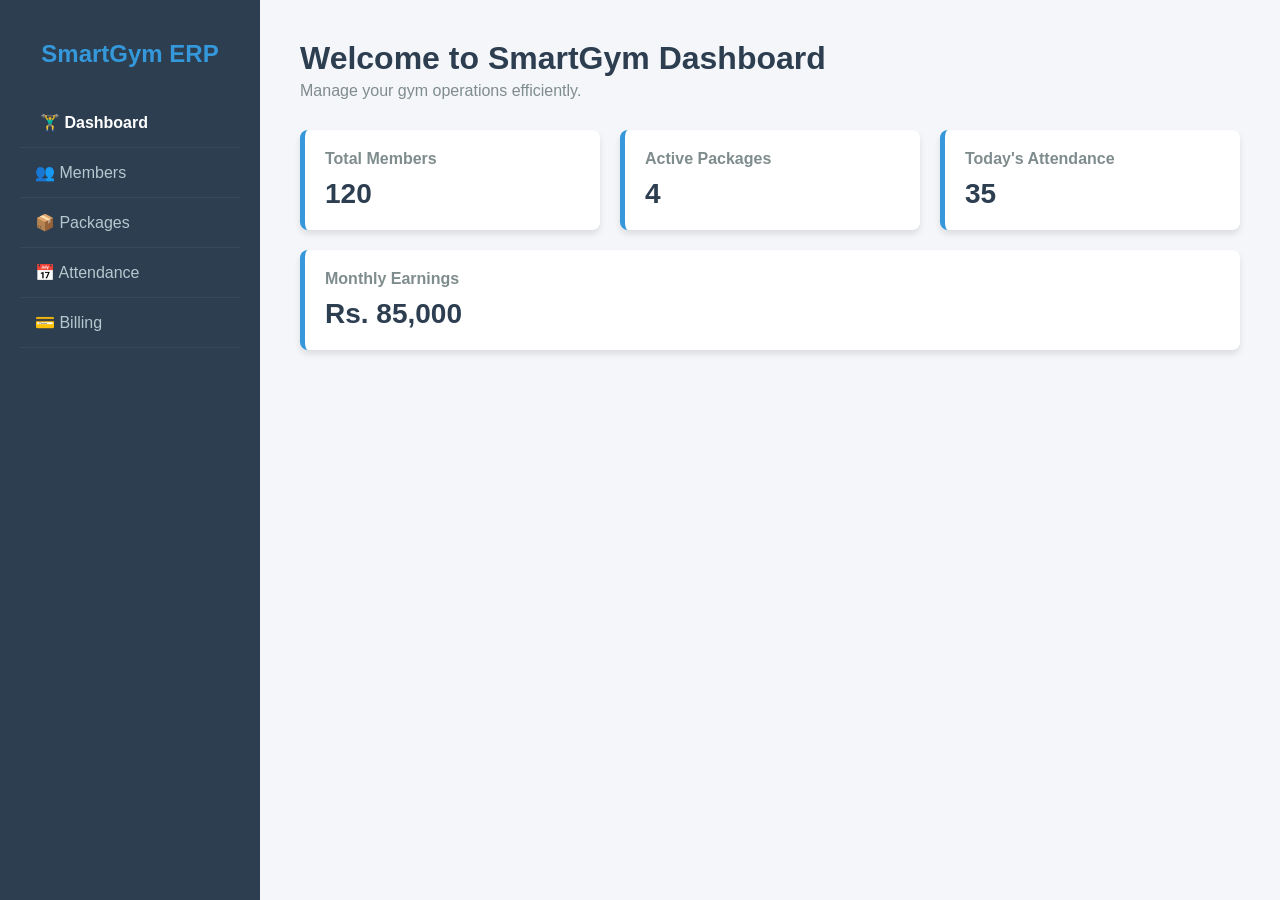
<file: src/main/resources/static/index.html>
<!DOCTYPE html>
<html lang="en">
<head>
    <meta charset="UTF-8">
    <meta name="viewport" content="width=device-width, initial-scale=1.0">
    <title>SmartGym ERP - Dashboard</title>
    <!-- CSS ෆයිල් එක එකම ෆෝල්ඩරයේ ඇති නිසා කෙලින්ම ලින්ක් කලා -->
    <link rel="stylesheet" href="style.css">
</head>
<body>

<!-- වම් පැත්තේ Sidebar එක -->
<div class="sidebar">
    <h2>SmartGym ERP</h2>
    <ul>
        <li><a href="#" class="active">🏋️‍♂️ Dashboard</a></li>
        <li><a href="members.html">👥 Members</a></li>
        <li><a href="packages.html">📦 Packages</a></li>
        <li><a href="attendance.html">📅 Attendance</a></li>
        <li><a href="billing.html">💳 Billing</a></li>
    </ul>
</div>

<!-- ප්‍රධාන පිටුවේ විස්තර (Main Content) -->
<div class="main-content">
    <div class="header">
        <h1>Welcome to SmartGym Dashboard</h1>
        <p>Manage your gym operations efficiently.</p>
    </div>

    <!-- Dashboard Cards 4 (Modules 4 වෙනුවෙන්) -->
    <div class="dashboard-cards">
        <div class="card">
            <h3>Total Members</h3>
            <p class="number">120</p>
        </div>
        <div class="card">
            <h3>Active Packages</h3>
            <p class="number">4</p>
        </div>
        <div class="card">
            <h3>Today's Attendance</h3>
            <p class="number">35</p>
        </div>
        <div class="card">
            <h3>Monthly Earnings</h3>
            <p class="number">Rs. 85,000</p>
        </div>
    </div>
</div>

</body>
</html>
</file>
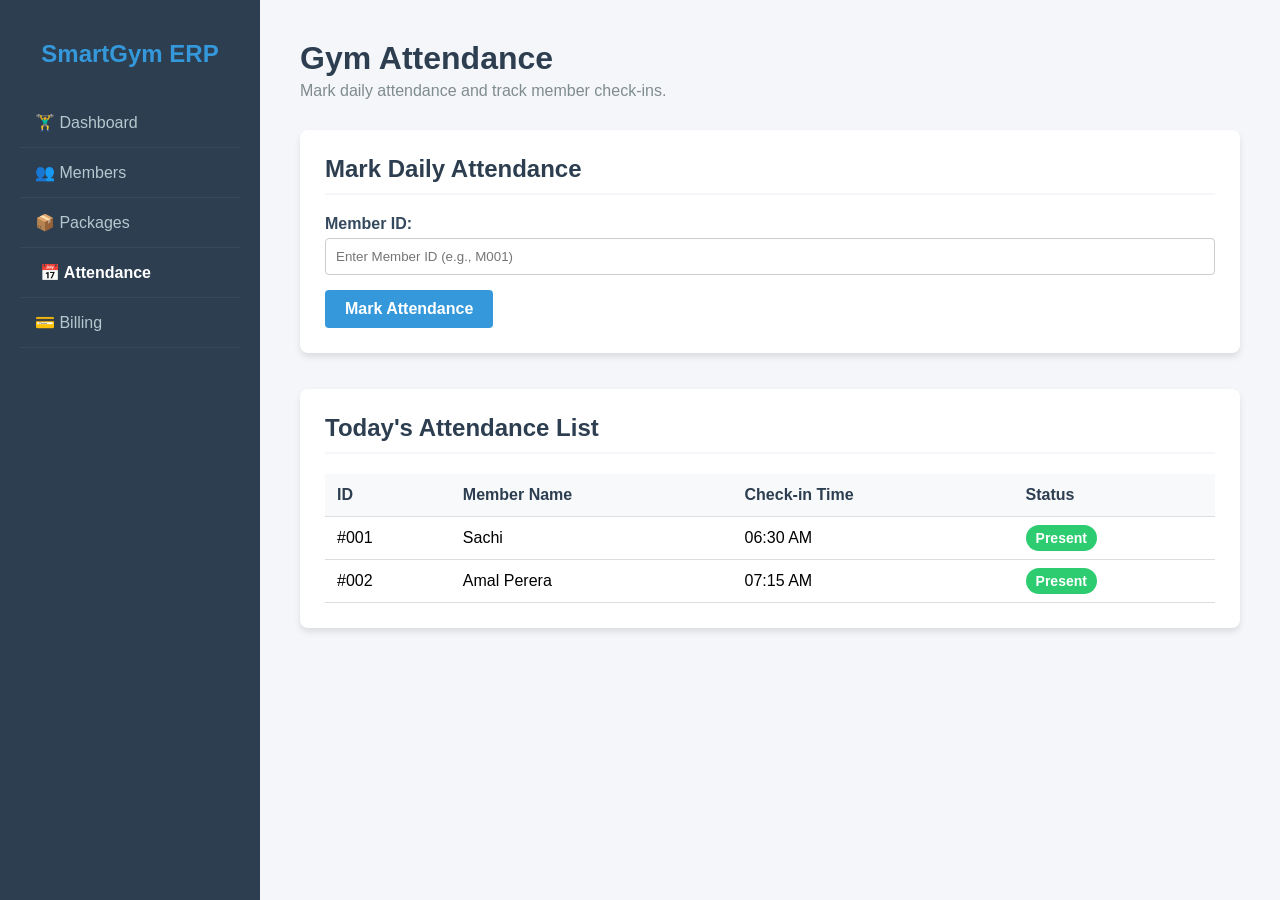
<file: src/main/resources/static/attendance.html>
<!DOCTYPE html>
<html lang="en">
<head>
    <meta charset="UTF-8">
    <meta name="viewport" content="width=device-width, initial-scale=1.0">
    <title>SmartGym ERP - Attendance</title>
    <link rel="stylesheet" href="style.css">
</head>
<body>

<div class="sidebar">
    <h2>SmartGym ERP</h2>
    <ul>
        <li><a href="index.html">🏋️‍♂️ Dashboard</a></li>
        <li><a href="members.html">👥 Members</a></li>
        <li><a href="packages.html">📦 Packages</a></li>
        <li><a href="#" class="active">📅 Attendance</a></li>
        <li><a href="billing.html">💳 Billing</a></li>
    </ul>
</div>

<div class="main-content">
    <div class="header">
        <h1>Gym Attendance</h1>
        <p>Mark daily attendance and track member check-ins.</p>
    </div>

    <div class="form-container">
        <h2>Mark Daily Attendance</h2>
        <form>
            <div class="form-group">
                <label>Member ID:</label>
                <input type="text" placeholder="Enter Member ID (e.g., M001)" required>
            </div>
            <button type="submit" class="btn">Mark Attendance</button>
        </form>
    </div>

    <br><br>

    <div class="table-container">
        <h2>Today's Attendance List</h2>
        <table class="member-table">
            <thead>
            <tr>
                <th>ID</th>
                <th>Member Name</th>
                <th>Check-in Time</th>
                <th>Status</th>
            </tr>
            </thead>
            <tbody>
            <tr>
                <td>#001</td>
                <td>Sachi</td>
                <td>06:30 AM</td>
                <td><span class="status active-status">Present</span></td>
            </tr>
            <tr>
                <td>#002</td>
                <td>Amal Perera</td>
                <td>07:15 AM</td>
                <td><span class="status active-status">Present</span></td>
            </tr>
            </tbody>
        </table>
    </div>
</div>

</body>
</html>
</file>
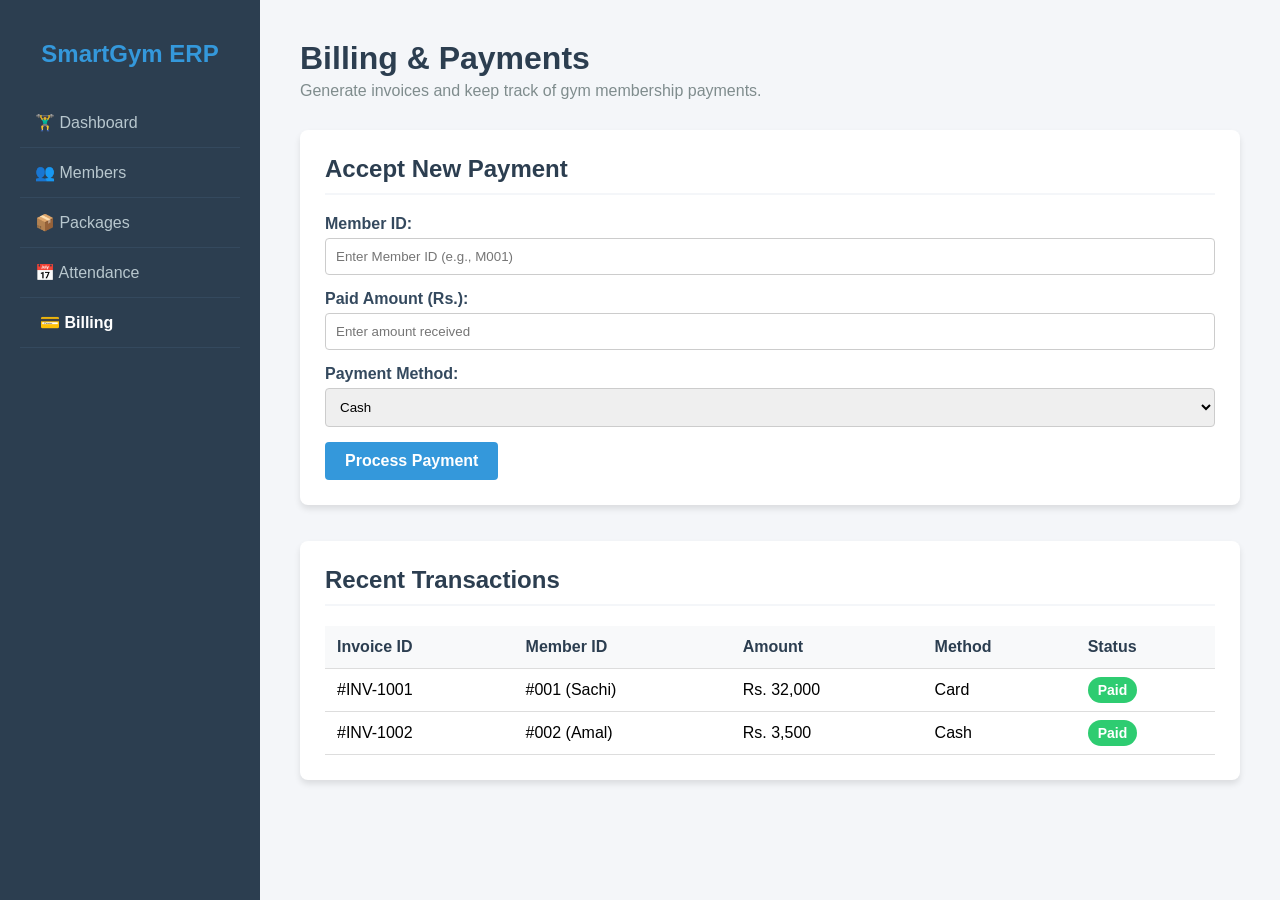
<file: src/main/resources/static/billing.html>
<!DOCTYPE html>
<html lang="en">
<head>
    <meta charset="UTF-8">
    <meta name="viewport" content="width=device-width, initial-scale=1.0">
    <title>SmartGym ERP - Billing</title>
    <link rel="stylesheet" href="style.css">
</head>
<body>

<div class="sidebar">
    <h2>SmartGym ERP</h2>
    <ul>
        <li><a href="index.html">🏋️‍♂️ Dashboard</a></li>
        <li><a href="members.html">👥 Members</a></li>
        <li><a href="packages.html">📦 Packages</a></li>
        <li><a href="attendance.html">📅 Attendance</a></li>
        <li><a href="#" class="active">💳 Billing</a></li>
    </ul>
</div>

<div class="main-content">
    <div class="header">
        <h1>Billing & Payments</h1>
        <p>Generate invoices and keep track of gym membership payments.</p>
    </div>

    <div class="form-container">
        <h2>Accept New Payment</h2>
        <form>
            <div class="form-group">
                <label>Member ID:</label>
                <input type="text" placeholder="Enter Member ID (e.g., M001)" required>
            </div>
            <div class="form-group">
                <label>Paid Amount (Rs.):</label>
                <input type="number" placeholder="Enter amount received" required>
            </div>
            <div class="form-group">
                <label>Payment Method:</label>
                <select>
                    <option>Cash</option>
                    <option>Card</option>
                    <option>Bank Transfer</option>
                </select>
            </div>
            <button type="submit" class="btn">Process Payment</button>
        </form>
    </div>

    <br><br>

    <div class="table-container">
        <h2>Recent Transactions</h2>
        <table class="member-table">
            <thead>
            <tr>
                <th>Invoice ID</th>
                <th>Member ID</th>
                <th>Amount</th>
                <th>Method</th>
                <th>Status</th>
            </tr>
            </thead>
            <tbody>
            <tr>
                <td>#INV-1001</td>
                <td>#001 (Sachi)</td>
                <td>Rs. 32,000</td>
                <td>Card</td>
                <td><span class="status active-status">Paid</span></td>
            </tr>
            <tr>
                <td>#INV-1002</td>
                <td>#002 (Amal)</td>
                <td>Rs. 3,500</td>
                <td>Cash</td>
                <td><span class="status active-status">Paid</span></td>
            </tr>
            </tbody>
        </table>
    </div>
</div>

</body>
</html>
</file>
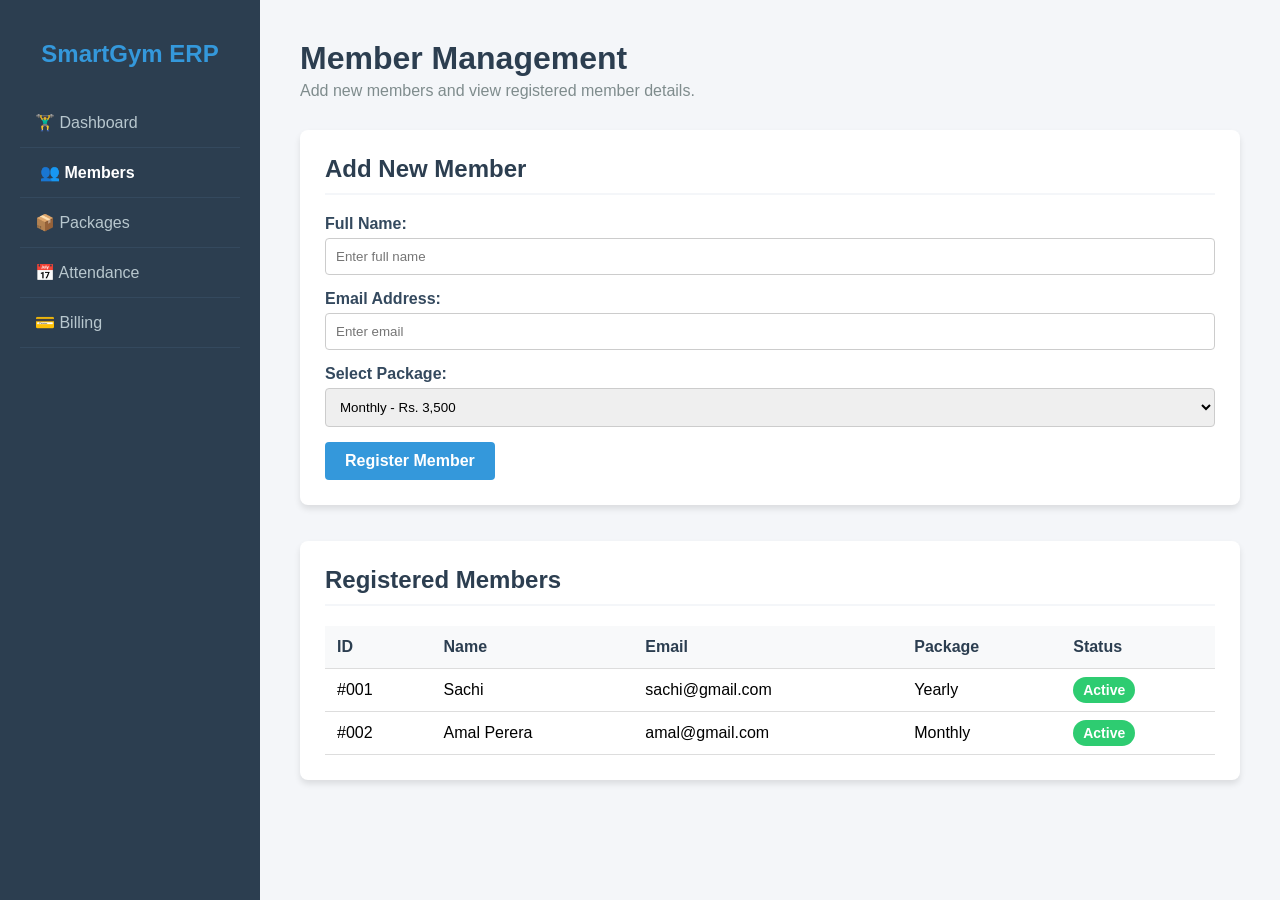
<file: src/main/resources/static/members.html>
<!DOCTYPE html>
<html lang="en">
<head>
    <meta charset="UTF-8">
    <meta name="viewport" content="width=device-width, initial-scale=1.0">
    <title>SmartGym ERP - Members</title>
    <link rel="stylesheet" href="style.css">
</head>
<body>

<div class="sidebar">
    <h2>SmartGym ERP</h2>
    <ul>
        <li><a href="index.html">🏋️‍♂️ Dashboard</a></li>
        <li><a href="#" class="active">👥 Members</a></li>
        <li><a href="packages.html">📦 Packages</a></li>
        <li><a href="attendance.html">📅 Attendance</a></li>
        <li><a href="billing.html">💳 Billing</a></li>
    </ul>
</div>

<div class="main-content">
    <div class="header">
        <h1>Member Management</h1>
        <p>Add new members and view registered member details.</p>
    </div>

    <div class="form-container">
        <h2>Add New Member</h2>
        <form>
            <div class="form-group">
                <label>Full Name:</label>
                <input type="text" placeholder="Enter full name" required>
            </div>
            <div class="form-group">
                <label>Email Address:</label>
                <input type="email" placeholder="Enter email" required>
            </div>
            <div class="form-group">
                <label>Select Package:</label>
                <select>
                    <option>Monthly - Rs. 3,500</option>
                    <option>6 Months - Rs. 18,000</option>
                    <option>Yearly - Rs. 32,000</option>
                </select>
            </div>
            <button type="submit" class="btn">Register Member</button>
        </form>
    </div>

    <br><br>

    <div class="table-container">
        <h2>Registered Members</h2>
        <table class="member-table">
            <thead>
            <tr>
                <th>ID</th>
                <th>Name</th>
                <th>Email</th>
                <th>Package</th>
                <th>Status</th>
            </tr>
            </thead>
            <tbody>
            <tr>
                <td>#001</td>
                <td>Sachi</td>
                <td>sachi@gmail.com</td>
                <td>Yearly</td>
                <td><span class="status active-status">Active</span></td>
            </tr>
            <tr>
                <td>#002</td>
                <td>Amal Perera</td>
                <td>amal@gmail.com</td>
                <td>Monthly</td>
                <td><span class="status active-status">Active</span></td>
            </tr>
            </tbody>
        </table>
    </div>
</div>

</body>
</html>
</file>
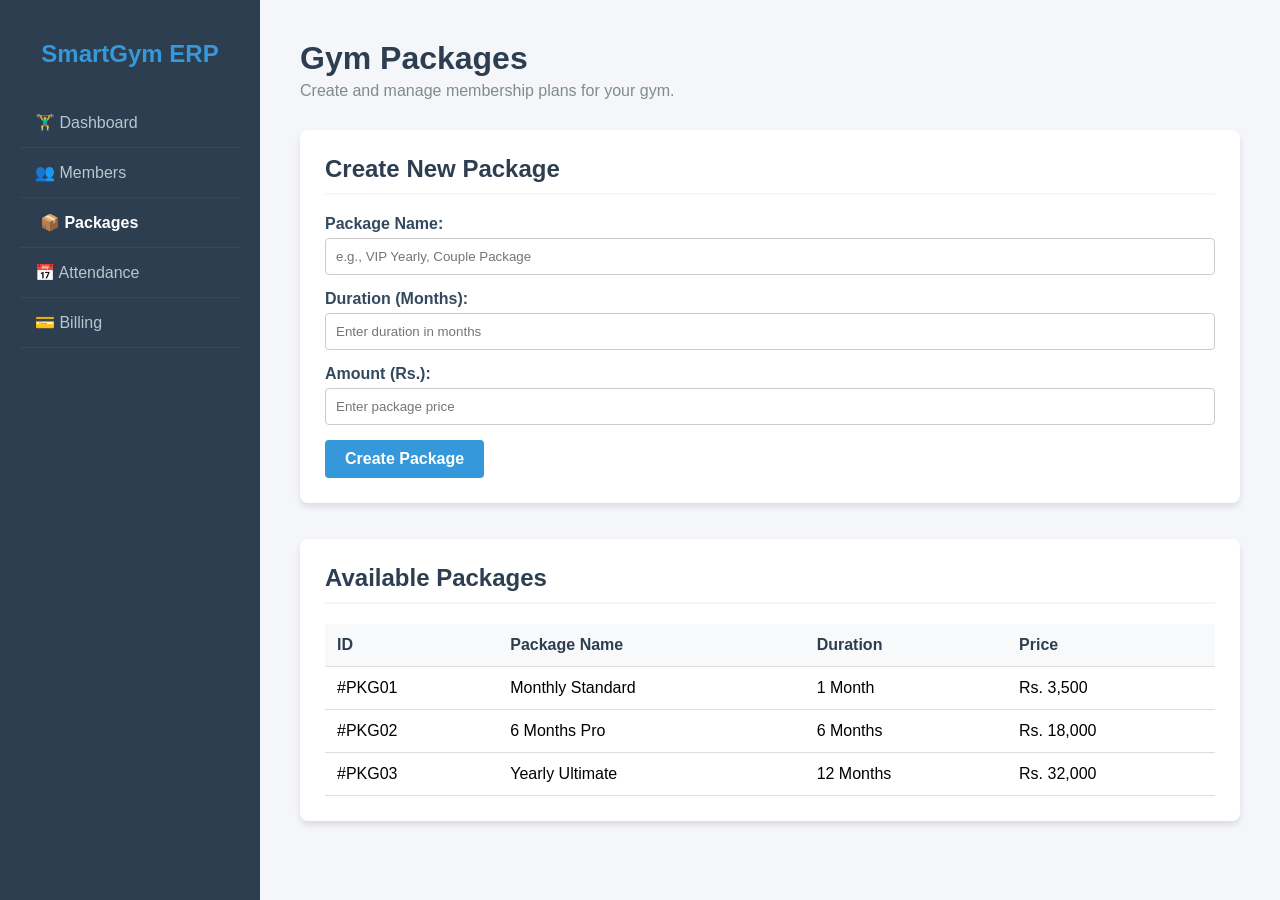
<file: src/main/resources/static/packages.html>
<!DOCTYPE html>
<html lang="en">
<head>
    <meta charset="UTF-8">
    <meta name="viewport" content="width=device-width, initial-scale=1.0">
    <title>SmartGym ERP - Packages</title>
    <link rel="stylesheet" href="style.css">
</head>
<body>

<div class="sidebar">
    <h2>SmartGym ERP</h2>
    <ul>
        <li><a href="index.html">🏋️‍♂️ Dashboard</a></li>
        <li><a href="members.html">👥 Members</a></li>
        <li><a href="#" class="active">📦 Packages</a></li>
        <li><a href="attendance.html">📅 Attendance</a></li>
        <li><a href="billing.html">💳 Billing</a></li>
    </ul>
</div>

<div class="main-content">
    <div class="header">
        <h1>Gym Packages</h1>
        <p>Create and manage membership plans for your gym.</p>
    </div>

    <div class="form-container">
        <h2>Create New Package</h2>
        <form>
            <div class="form-group">
                <label>Package Name:</label>
                <input type="text" placeholder="e.g., VIP Yearly, Couple Package" required>
            </div>
            <div class="form-group">
                <label>Duration (Months):</label>
                <input type="number" placeholder="Enter duration in months" required>
            </div>
            <div class="form-group">
                <label>Amount (Rs.):</label>
                <input type="number" placeholder="Enter package price" required>
            </div>
            <button type="submit" class="btn">Create Package</button>
        </form>
    </div>

    <br><br>

    <div class="table-container">
        <h2>Available Packages</h2>
        <table class="member-table">
            <thead>
            <tr>
                <th>ID</th>
                <th>Package Name</th>
                <th>Duration</th>
                <th>Price</th>
            </tr>
            </thead>
            <tbody>
            <tr>
                <td>#PKG01</td>
                <td>Monthly Standard</td>
                <td>1 Month</td>
                <td>Rs. 3,500</td>
            </tr>
            <tr>
                <td>#PKG02</td>
                <td>6 Months Pro</td>
                <td>6 Months</td>
                <td>Rs. 18,000</td>
            </tr>
            <tr>
                <td>#PKG03</td>
                <td>Yearly Ultimate</td>
                <td>12 Months</td>
                <td>Rs. 32,000</td>
            </tr>
            </tbody>
        </table>
    </div>
</div>

</body>
</html>
</file>
<file: src/main/resources/static/style.css>
body {
    font-family: 'Segoe UI', Tahoma, Geneva, Verdana, sans-serif;
    margin: 0;
    padding: 0;
    display: flex;
    background-color: #f4f6f9;
}

.sidebar {
    width: 260px;
    height: 100vh;
    background-color: #2c3e50;
    color: white;
    padding: 20px;
    box-sizing: border-box;
}

.sidebar h2 {
    text-align: center;
    margin-bottom: 30px;
    color: #3498db;
}

.sidebar ul {
    list-style: none;
    padding: 0;
}

.sidebar ul li {
    padding: 15px;
    border-bottom: 1px solid #34495e;
}

.sidebar ul li a {
    color: #b8c7ce;
    text-decoration: none;
    display: block;
    font-size: 16px;
}

.sidebar ul li a.active, .sidebar ul li a:hover {
    color: white;
    font-weight: bold;
    padding-left: 5px;
    transition: 0.3s;
}

.main-content {
    flex: 1;
    padding: 40px;
    box-sizing: border-box;
}

.header {
    margin-bottom: 30px;
}

.header h1 {
    margin: 0;
    color: #2c3e50;
}

.header p {
    color: #7f8c8d;
    margin: 5px 0 0 0;
}

.dashboard-cards {
    display: flex;
    gap: 20px;
    flex-wrap: wrap;
}

.card {
    background-color: white;
    flex: 1;
    min-width: 200px;
    padding: 20px;
    border-radius: 8px;
    box-shadow: 0 4px 6px rgba(0,0,0,0.1);
    border-left: 5px solid #3498db;
}

.card h3 {
    margin: 0;
    color: #7f8c8d;
    font-size: 16px;
}

.card .number {
    margin: 10px 0 0 0;
    font-size: 28px;
    font-weight: bold;
    color: #2c3e50;
}

/* Form එකේ සැකසුම් */
.form-container, .table-container {
    background-color: white;
    padding: 25px;
    border-radius: 8px;
    box-shadow: 0 4px 6px rgba(0,0,0,0.1);
}

.form-container h2, .table-container h2 {
    margin-top: 0;
    color: #2c3e50;
    border-bottom: 2px solid #f4f6f9;
    padding-bottom: 10px;
}

.form-group {
    margin-bottom: 15px;
}

.form-group label {
    display: block;
    margin-bottom: 5px;
    font-weight: bold;
    color: #34495e;
}

.form-group input, .form-group select {
    width: 100%;
    padding: 10px;
    border: 1px solid #ccc;
    border-radius: 4px;
    box-sizing: border-box;
}

.btn {
    background-color: #3498db;
    color: white;
    padding: 10px 20px;
    border: none;
    border-radius: 4px;
    cursor: pointer;
    font-size: 16px;
    font-weight: bold;
}

.btn:hover {
    background-color: #2980b9;
}

/* Table එකේ සැකසුම් */
.member-table {
    width: 100%;
    border-collapse: collapse;
    margin-top: 15px;
}

.member-table th, .member-table td {
    padding: 12px;
    text-align: left;
    border-bottom: 1px solid #ddd;
}

.member-table th {
    background-color: #f8f9fa;
    color: #2c3e50;
}

.status {
    padding: 5px 10px;
    border-radius: 20px;
    font-size: 14px;
    font-weight: bold;
}

.active-status {
    background-color: #2ecc71;
    color: white;
}
</file>
